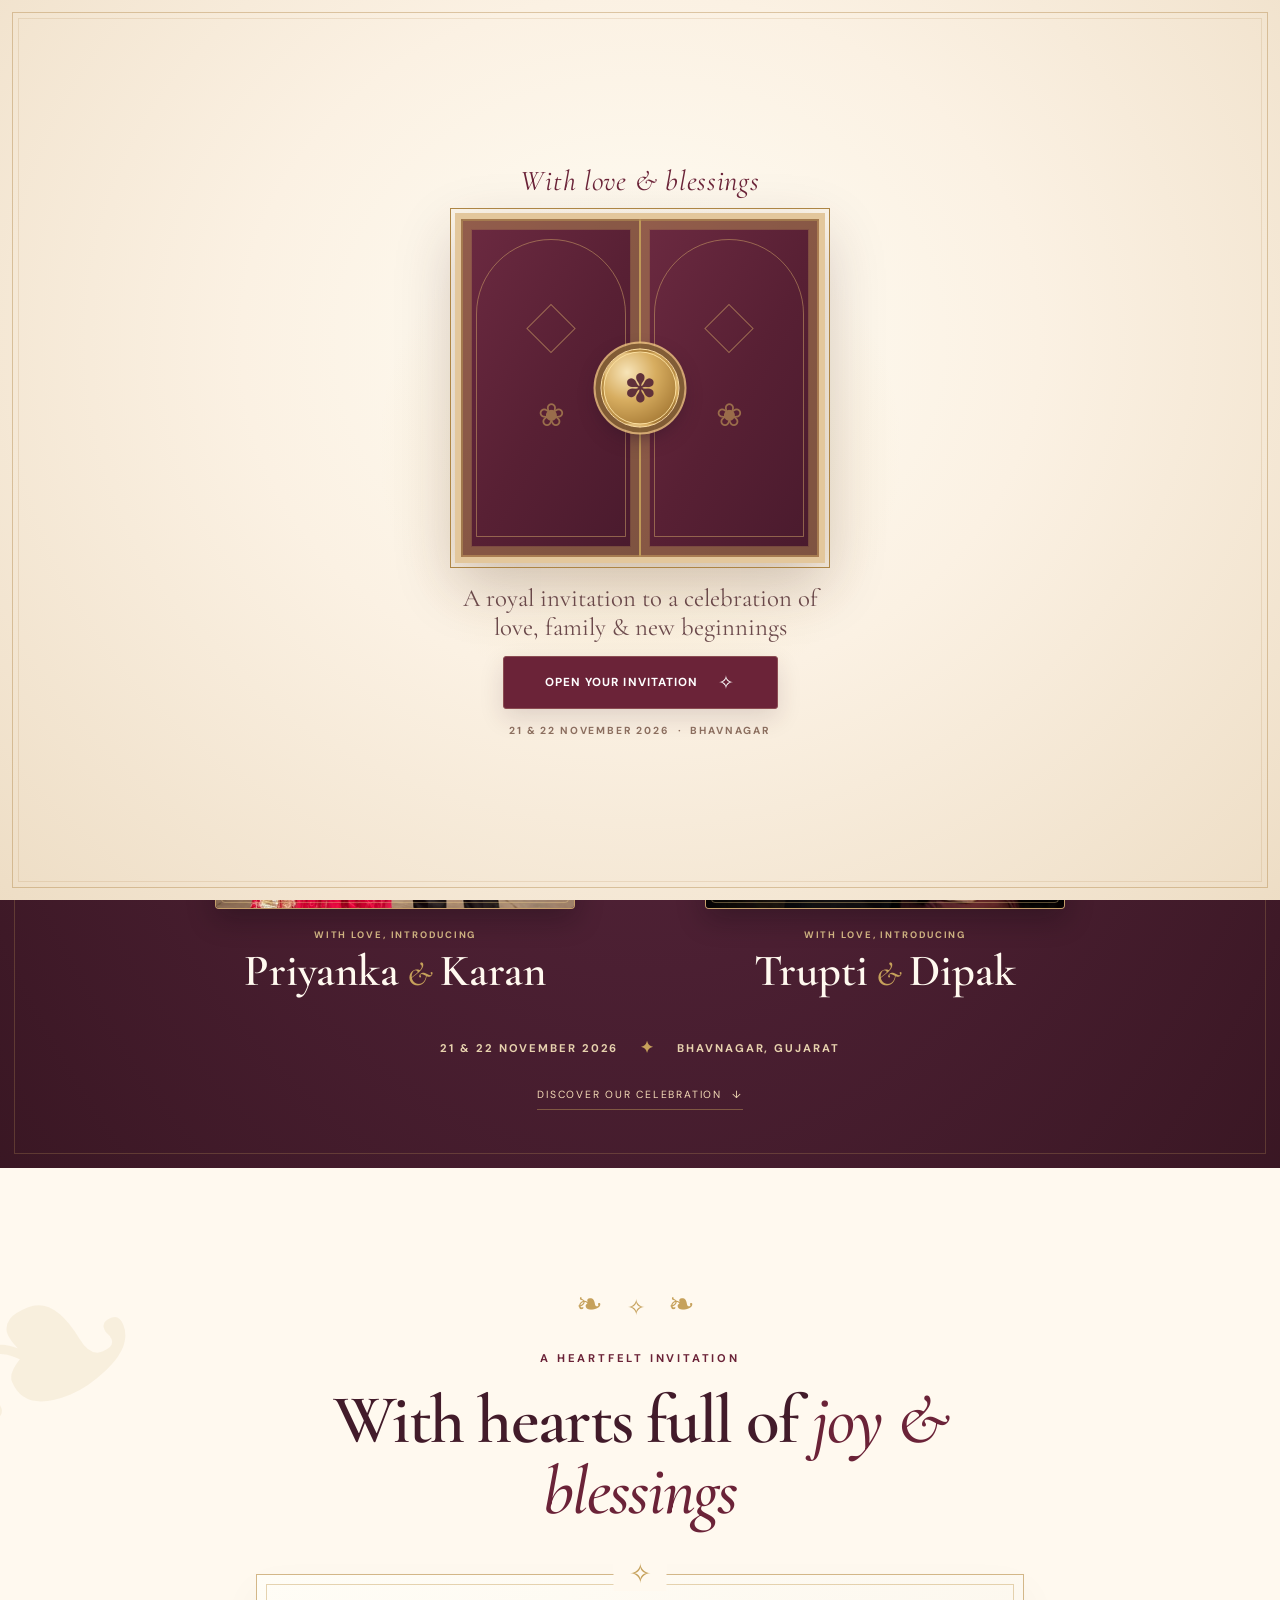
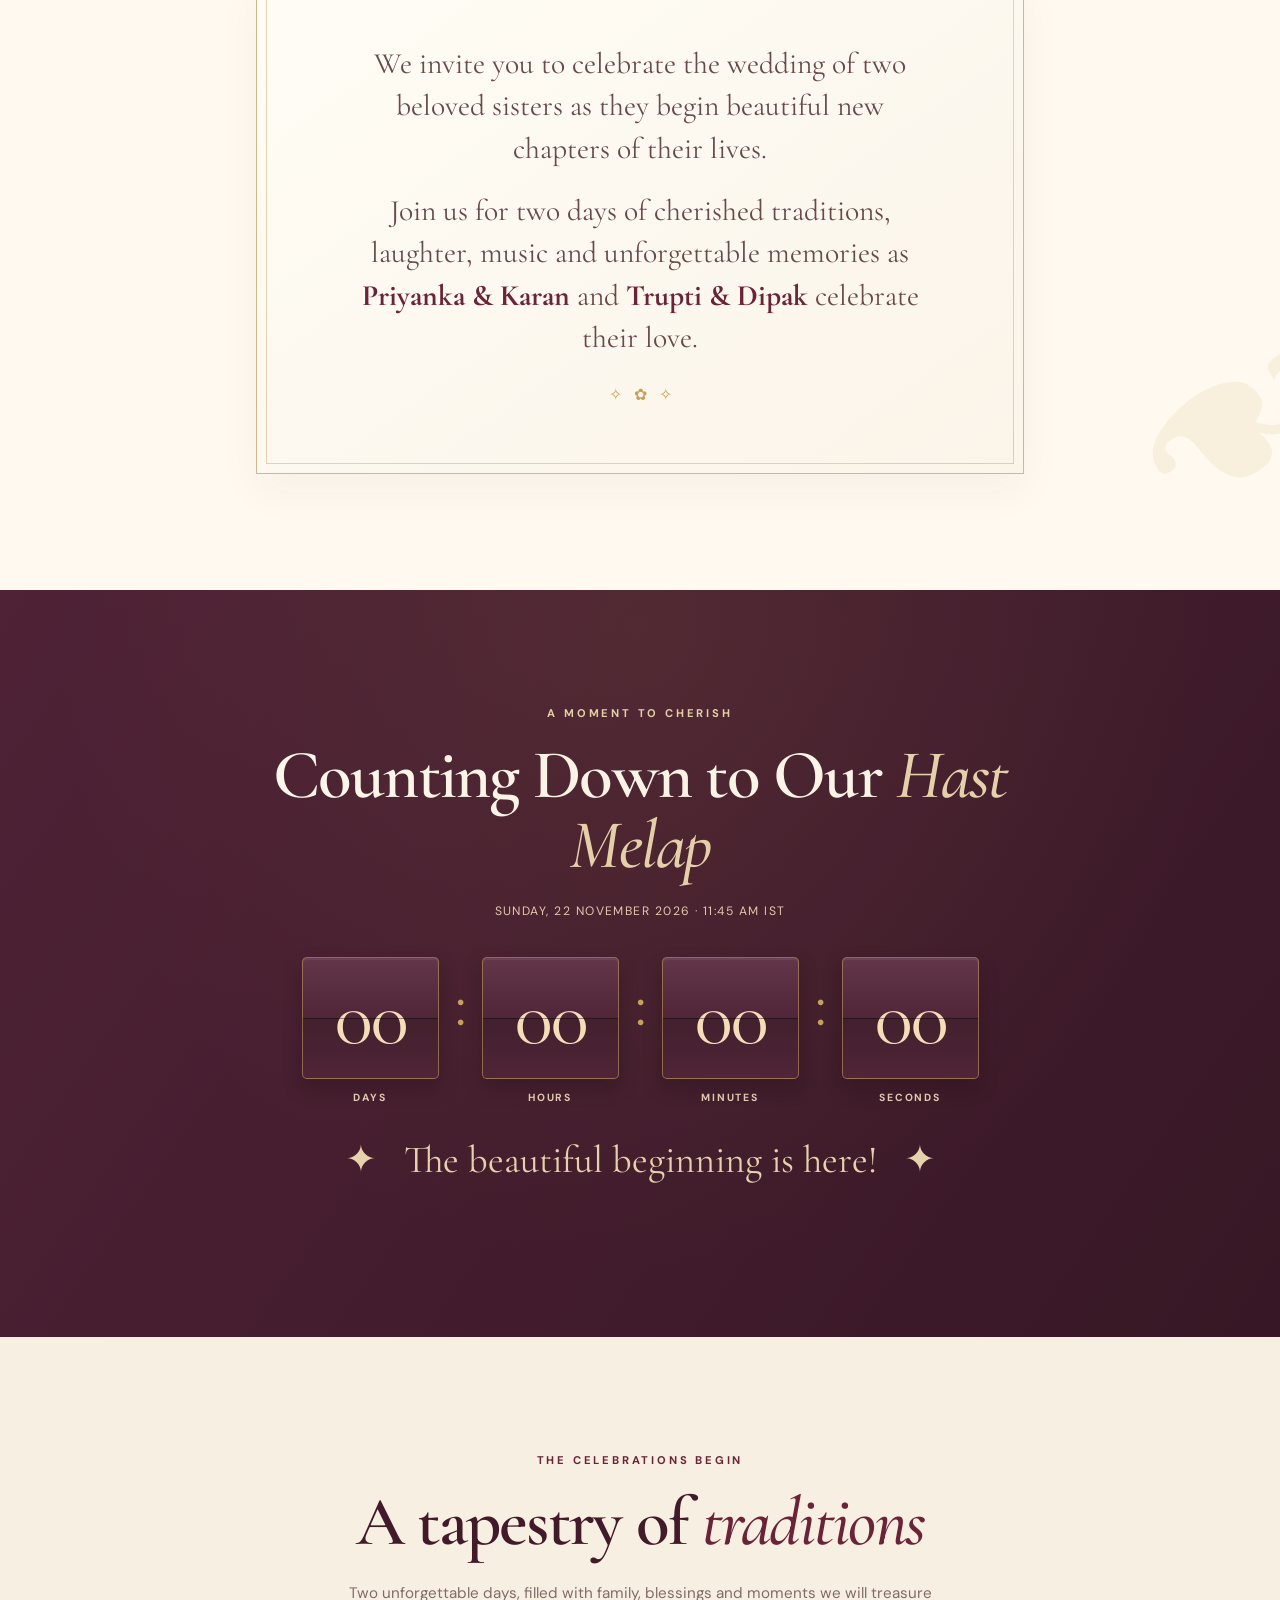
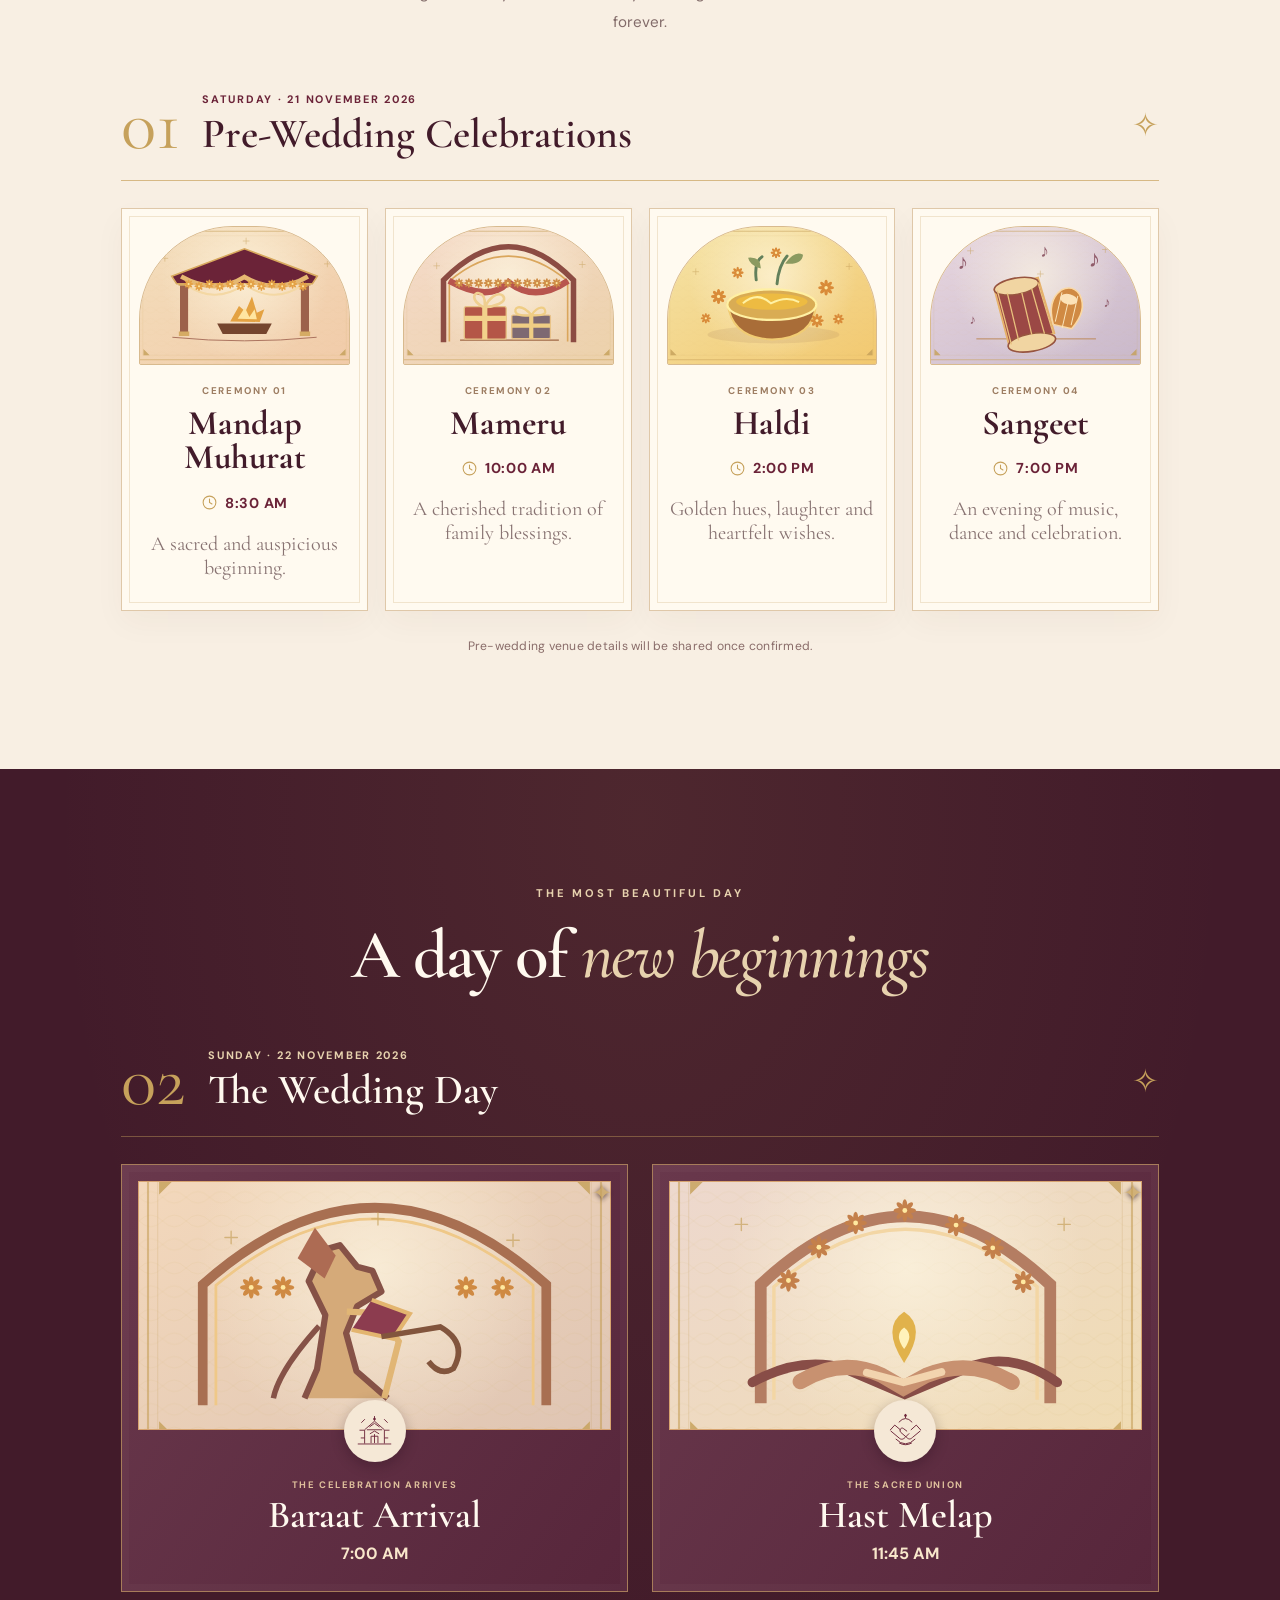
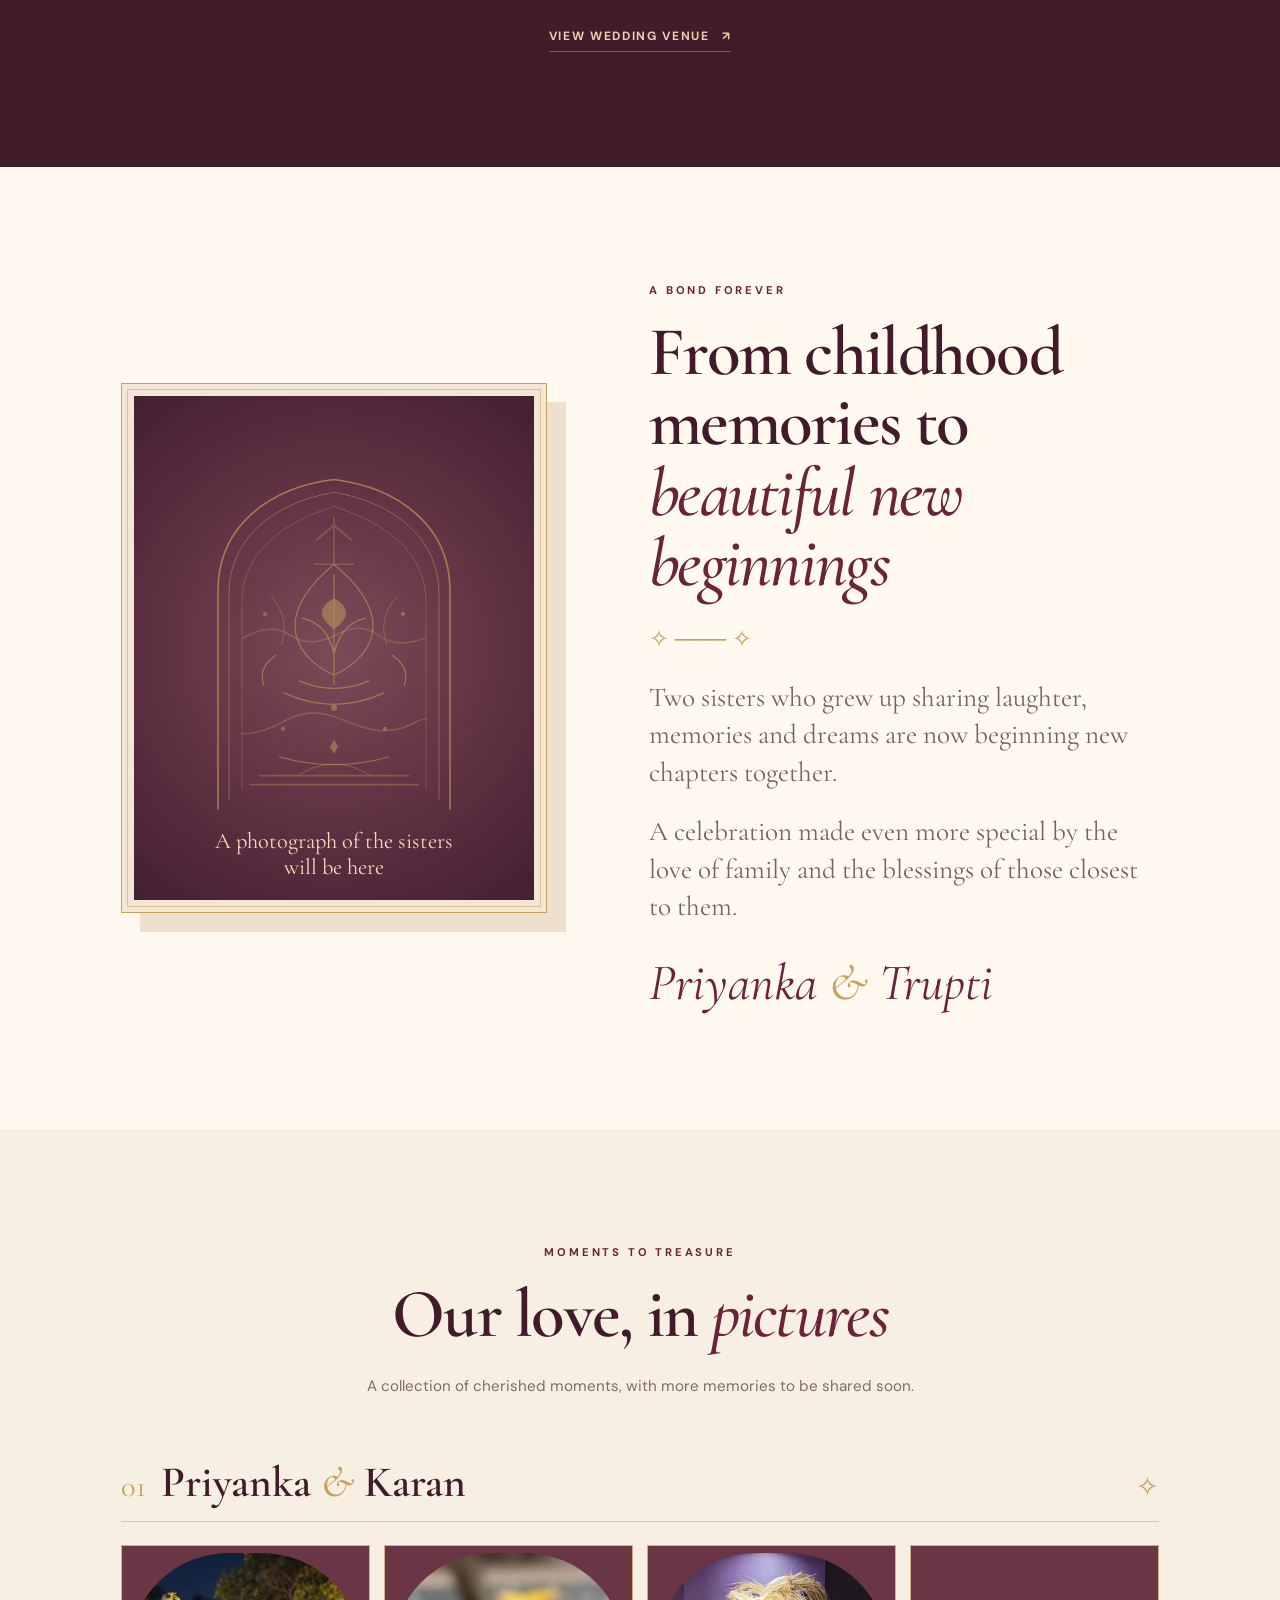
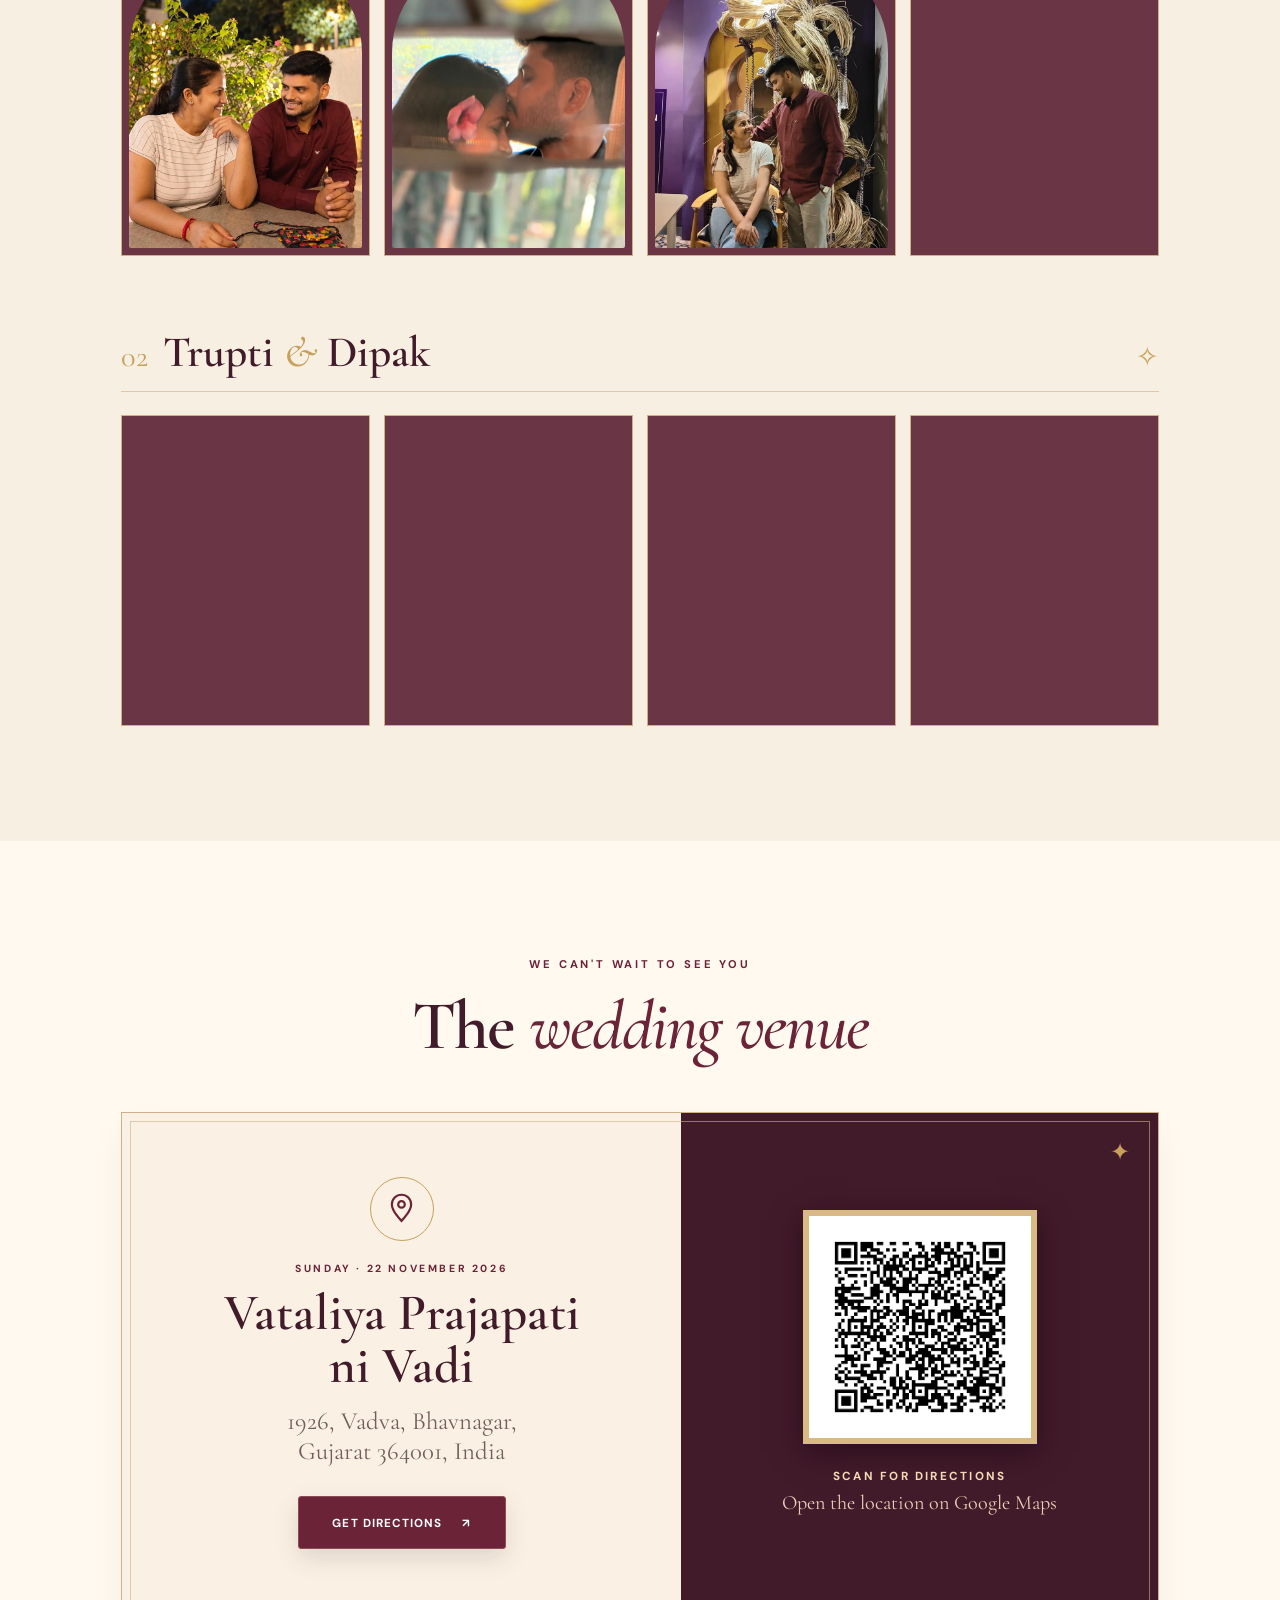
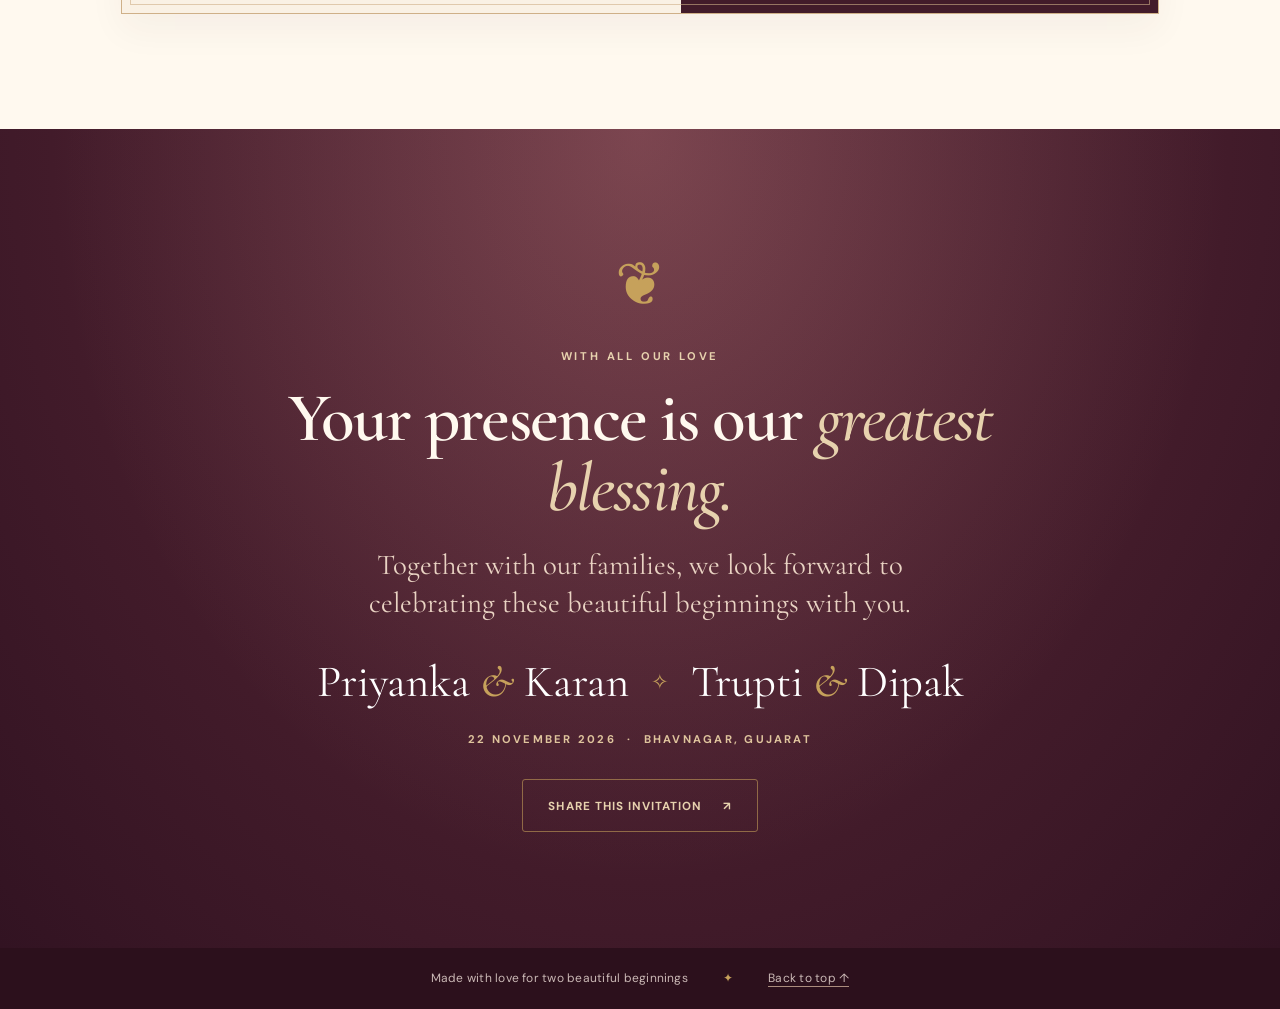
<file: index.html>
<!doctype html>
<html lang="en">
<head>
  <meta charset="utf-8">
  <meta name="viewport" content="width=device-width, initial-scale=1, viewport-fit=cover">
  <meta name="theme-color" content="#421B2A">
  <meta name="description" content="With love and blessings, join us in Bhavnagar on 21–22 November 2026 to celebrate the weddings of Priyanka & Karan and Trupti & Dipak.">
  <meta property="og:type" content="website">
  <meta property="og:title" content="Two Sisters, One Beautiful Celebration | 22 November 2026">
  <meta property="og:description" content="You are warmly invited to celebrate Priyanka & Karan and Trupti & Dipak in Bhavnagar, Gujarat.">
  <meta name="color-scheme" content="light">
  <meta property="og:image" content="https://remotedesktopdipak-droid.github.io/priyanka-trupti/assets/wedding-share.jpg">
  <meta property="og:url" content="https://remotedesktopdipak-droid.github.io/priyanka-trupti/">
<meta property="og:image:width" content="1200">
<meta property="og:image:height" content="630">
<meta property="og:image:type" content="image/jpeg">
<meta name="twitter:card" content="summary_large_image">
  <title>Priyanka & Karan · Trupti & Dipak | Royal Wedding Invitation</title>
  <link rel="icon" type="image/svg+xml" href="assets/favicon.svg">
  <link rel="preconnect" href="https://fonts.googleapis.com">
  <link rel="preconnect" href="https://fonts.gstatic.com" crossorigin>
  <link href="https://fonts.googleapis.com/css2?family=Cormorant+Garamond:wght@500;600;700&family=DM+Sans:wght@400;500;600;700&display=swap" rel="stylesheet">
  <link rel="stylesheet" href="assets/styles.css">
  <script src="assets/script.js" defer></script>
</head>
<body class="opening-active">
  <a class="skip-link" href="#main-content">Skip to invitation</a>

  <!-- A ceremonial, motion-safe card opening. It never contains a photograph. -->
  <div class="opening-screen" id="opening-screen" role="region" aria-label="Royal wedding invitation cover">
    <div class="opening-aura" aria-hidden="true"></div>
    <div class="opening-content">
      <p class="opening-kicker">With love & blessings</p>
      <div class="ceremonial-card" id="ceremonial-card" aria-hidden="true">
        <div class="ceremonial-inner">
          <div class="opening-line-art"><img src="assets/heritage-arch.svg" alt="" width="280" height="355"></div>
          <div class="ceremonial-inner-message"><span>Two Sisters</span><small>One Beautiful Celebration</small></div>
        </div>
        <div class="ceremonial-door ceremonial-door--left"><span class="door-engraving" aria-hidden="true"></span></div>
        <div class="ceremonial-door ceremonial-door--right"><span class="door-engraving" aria-hidden="true"></span></div>
        <div class="ceremonial-seal"><span class="seal-glyph">✽</span></div>
        <div class="ceremonial-sparkles" aria-hidden="true"><i></i><i></i><i></i><i></i><i></i><i></i><i></i></div>
      </div>
      <p class="opening-intro">A royal invitation to a celebration of love, family & new beginnings</p>
      <button type="button" class="button button--maroon open-button" id="open-invitation">
        <span>Open Your Invitation</span><span class="button-arrow" aria-hidden="true">✧</span>
      </button>
      <p class="opening-date">21 & 22 November 2026 <span aria-hidden="true">·</span> Bhavnagar</p>
    </div>
  </div>
  <noscript><style>.opening-screen{display:none!important}body.opening-active{overflow:auto!important}</style></noscript>

  <div class="site-shell" id="site-shell">
    <header class="site-header" id="top">
      <a href="#welcome" class="brand" aria-label="Back to wedding welcome"><span class="brand-ornament">✦</span><span>P & K <span class="brand-divider">✧</span> T & D</span></a>
      <nav class="desktop-nav" aria-label="Main navigation">
        <a href="#celebrations">Celebrations</a><a href="#our-story">Our Story</a><a href="#galleries">Photographs</a><a href="#venue">Venue</a>
      </nav>
      <div class="header-actions">
        <a href="#venue" class="header-venue" aria-label="Go to wedding venue"><svg aria-hidden="true" viewBox="0 0 24 24"><path d="M12 21s7-7 7-12A7 7 0 1 0 5 9c0 5 7 12 7 12Z"/><circle cx="12" cy="9" r="2.4"/></svg><span>Venue</span></a>
        <button type="button" class="header-share" id="header-share" aria-label="Share invitation"><svg aria-hidden="true" viewBox="0 0 24 24"><circle cx="18" cy="5" r="2"/><circle cx="6" cy="12" r="2"/><circle cx="18" cy="19" r="2"/><path d="m8 11 8-5M8 13l8 5"/></svg></button>
      </div>
    </header>

    <main id="main-content">
      <section class="hero-section" id="welcome" aria-labelledby="hero-title">
        <div class="hero-corner hero-corner--tl" aria-hidden="true"></div><div class="hero-corner hero-corner--tr" aria-hidden="true"></div>
        <div class="hero-inner">
          <div class="hero-sun" aria-hidden="true">✺</div>
          <p class="eyebrow eyebrow--gold">A DOUBLE WEDDING CELEBRATION</p>
          <h1 id="hero-title">Two Sisters. <em>Two Love Stories.</em><br><span>One Beautiful Celebration.</span></h1>
          <p class="hero-lead">Together, with our families, we joyfully invite you to witness two beautiful beginnings.</p>
          <div class="hero-couples" aria-label="The two couples">
            <article class="hero-couple reveal" style="--reveal-delay: 0ms">
              <div class="hero-portrait photo-slot" data-photo="priyanka-karan-main">
                <div class="photo-placeholder portrait-placeholder">
                  <img src="assets/heritage-arch.svg" alt="" width="280" height="355">
                  <span class="placeholder-label">Couple portrait</span>
                </div>
                <img class="photo-image" alt="Priyanka and Karan" loading="lazy" hidden>
              </div>
              <p class="couple-caption">WITH LOVE, INTRODUCING</p>
              <h2 class="couple-names"><span>Priyanka</span><span class="amp">&</span><span>Karan</span></h2>
            </article>
            <div class="hero-between" aria-hidden="true"><span>✧</span></div>
            <article class="hero-couple reveal" style="--reveal-delay: 110ms">
              <div class="hero-portrait photo-slot" data-photo="trupti-dipak-main">
                <div class="photo-placeholder portrait-placeholder">
                  <img src="assets/heritage-arch.svg" alt="" width="280" height="355">
                  <span class="placeholder-label">Couple portrait</span>
                </div>
                <img class="photo-image" alt="Trupti and Dipak" loading="lazy" hidden>
              </div>
              <p class="couple-caption">WITH LOVE, INTRODUCING</p>
              <h2 class="couple-names"><span>Trupti</span><span class="amp">&</span><span>Dipak</span></h2>
            </article>
          </div>
          <div class="hero-dateline"><span>21 & 22 NOVEMBER 2026</span><span class="hero-dateline-star" aria-hidden="true">✦</span><span>BHAVNAGAR, GUJARAT</span></div>
          <a class="discover-link" href="#invitation">Discover our celebration <span aria-hidden="true">↓</span></a>
        </div>
      </section>

      <section class="invitation-section section-pad" id="invitation" aria-labelledby="invitation-title">
        <div class="section-wrap narrow">
          <div class="ornament ornament--top reveal" aria-hidden="true"><span>❧</span> ✧ <span>❧</span></div>
          <p class="eyebrow reveal">A HEARTFELT INVITATION</p>
          <h2 class="section-title reveal" id="invitation-title">With hearts full of <em>joy & blessings</em></h2>
          <div class="invitation-frame reveal">
            <p>We invite you to celebrate the wedding of two beloved sisters as they begin beautiful new chapters of their lives.</p>
            <p>Join us for two days of cherished traditions, laughter, music and unforgettable memories as <strong>Priyanka & Karan</strong> and <strong>Trupti & Dipak</strong> celebrate their love.</p>
            <span class="invitation-frame-bottom" aria-hidden="true">✧ &nbsp; ✿ &nbsp; ✧</span>
          </div>
        </div>
      </section>

      <section class="countdown-section section-pad" id="countdown" aria-labelledby="countdown-title">
        <div class="section-wrap">
          <p class="eyebrow eyebrow--gold reveal">A MOMENT TO CHERISH</p>
          <h2 class="section-title section-title--light reveal" id="countdown-title">Counting Down to Our <em>Hast Melap</em></h2>
          <p class="countdown-subtitle reveal">Sunday, 22 November 2026 · 11:45 AM IST</p>
          <div class="countdown" role="timer" aria-label="Time remaining until the Hast Melap ceremony">
            <div class="count-unit"><div class="flip-face" data-count="days"><span class="flip-number">00</span><span class="flip-line" aria-hidden="true"></span></div><span class="count-label">Days</span></div>
            <span class="count-separator" aria-hidden="true">:</span>
            <div class="count-unit"><div class="flip-face" data-count="hours"><span class="flip-number">00</span><span class="flip-line" aria-hidden="true"></span></div><span class="count-label">Hours</span></div>
            <span class="count-separator" aria-hidden="true">:</span>
            <div class="count-unit"><div class="flip-face" data-count="minutes"><span class="flip-number">00</span><span class="flip-line" aria-hidden="true"></span></div><span class="count-label">Minutes</span></div>
            <span class="count-separator" aria-hidden="true">:</span>
            <div class="count-unit"><div class="flip-face" data-count="seconds"><span class="flip-number">00</span><span class="flip-line" aria-hidden="true"></span></div><span class="count-label">Seconds</span></div>
          </div>
          <p class="countdown-celebration" id="countdown-celebration" hidden>✦ &nbsp; The beautiful beginning is here! &nbsp; ✦</p>
        </div>
      </section>

      <section class="events-section section-pad" id="celebrations" aria-labelledby="celebrations-title">
        <div class="section-wrap">
          <p class="eyebrow reveal">THE CELEBRATIONS BEGIN</p>
          <h2 class="section-title reveal" id="celebrations-title">A tapestry of <em>traditions</em></h2>
          <p class="section-intro reveal">Two unforgettable days, filled with family, blessings and moments we will treasure forever.</p>
          <div class="day-heading reveal"><span class="day-index">01</span><div><p>SATURDAY · 21 NOVEMBER 2026</p><h3>Pre-Wedding Celebrations</h3></div><span class="day-heading-decor" aria-hidden="true">✧</span></div>
          <div class="event-grid event-grid--four">
            <article class="event-card reveal" style="--reveal-delay: 0ms"><div class="event-art"><img src="assets/event-mandap-muhurat.svg" alt="" loading="lazy" decoding="async" width="680" height="420"></div><div class="event-icon-wrap"><svg class="event-icon" aria-hidden="true"><use href="assets/ornaments.svg#mandap"></use></svg></div><p class="event-number">CEREMONY 01</p><h4>Mandap Muhurat</h4><p class="event-time"><svg aria-hidden="true" viewBox="0 0 24 24"><circle cx="12" cy="12" r="9"/><path d="M12 7v5l3.5 2"/></svg>8:30 AM</p><p class="event-detail">A sacred and auspicious beginning.</p></article>
            <article class="event-card reveal" style="--reveal-delay: 80ms"><div class="event-art"><img src="assets/event-mameru.svg" alt="" loading="lazy" decoding="async" width="680" height="420"></div><div class="event-icon-wrap"><svg class="event-icon" aria-hidden="true"><use href="assets/ornaments.svg#mameru"></use></svg></div><p class="event-number">CEREMONY 02</p><h4>Mameru</h4><p class="event-time"><svg aria-hidden="true" viewBox="0 0 24 24"><circle cx="12" cy="12" r="9"/><path d="M12 7v5l3.5 2"/></svg>10:00 AM</p><p class="event-detail">A cherished tradition of family blessings.</p></article>
            <article class="event-card reveal" style="--reveal-delay: 160ms"><div class="event-art"><img src="assets/event-haldi.svg" alt="" loading="lazy" decoding="async" width="680" height="420"></div><div class="event-icon-wrap"><svg class="event-icon" aria-hidden="true"><use href="assets/ornaments.svg#haldi"></use></svg></div><p class="event-number">CEREMONY 03</p><h4>Haldi</h4><p class="event-time"><svg aria-hidden="true" viewBox="0 0 24 24"><circle cx="12" cy="12" r="9"/><path d="M12 7v5l3.5 2"/></svg>2:00 PM</p><p class="event-detail">Golden hues, laughter and heartfelt wishes.</p></article>
            <article class="event-card reveal" style="--reveal-delay: 240ms"><div class="event-art"><img src="assets/event-sangeet.svg" alt="" loading="lazy" decoding="async" width="680" height="420"></div><div class="event-icon-wrap"><svg class="event-icon" aria-hidden="true"><use href="assets/ornaments.svg#sangeet"></use></svg></div><p class="event-number">CEREMONY 04</p><h4>Sangeet</h4><p class="event-time"><svg aria-hidden="true" viewBox="0 0 24 24"><circle cx="12" cy="12" r="9"/><path d="M12 7v5l3.5 2"/></svg>7:00 PM</p><p class="event-detail">An evening of music, dance and celebration.</p></article>
          </div>
          <p class="venue-pending reveal">Pre-wedding venue details will be shared once confirmed.</p>
        </div>
      </section>

      <section class="wedding-day-section section-pad" id="wedding-day" aria-labelledby="wedding-title">
        <div class="section-wrap">
          <p class="eyebrow eyebrow--gold reveal">THE MOST BEAUTIFUL DAY</p>
          <h2 class="section-title section-title--light reveal" id="wedding-title">A day of <em>new beginnings</em></h2>
          <div class="day-heading day-heading--light reveal"><span class="day-index">02</span><div><p>SUNDAY · 22 NOVEMBER 2026</p><h3>The Wedding Day</h3></div><span class="day-heading-decor" aria-hidden="true">✧</span></div>
          <div class="wedding-events">
            <article class="wedding-event reveal has-event-art" style="--reveal-delay: 0ms"><div class="wedding-event-art"><img src="assets/event-baraat.svg" alt="" loading="lazy" decoding="async" width="680" height="420"></div><div class="wedding-event-icon"><svg class="event-icon" aria-hidden="true"><use href="assets/ornaments.svg#baraat"></use></svg></div><div class="wedding-event-text"><span>THE CELEBRATION ARRIVES</span><h4>Baraat Arrival</h4><p>7:00 AM</p></div><span class="wedding-event-flourish" aria-hidden="true">✦</span></article>
            <article class="wedding-event reveal has-event-art" style="--reveal-delay: 110ms"><div class="wedding-event-art"><img src="assets/event-hast-melap.svg" alt="" loading="lazy" decoding="async" width="680" height="420"></div><div class="wedding-event-icon"><svg class="event-icon" aria-hidden="true"><use href="assets/ornaments.svg#hast"></use></svg></div><div class="wedding-event-text"><span>THE SACRED UNION</span><h4>Hast Melap</h4><p>11:45 AM</p></div><span class="wedding-event-flourish" aria-hidden="true">✦</span></article>
          </div>
          <a class="text-link text-link--gold" href="#venue">View wedding venue <span aria-hidden="true">↗</span></a>
        </div>
      </section>

      <section class="story-section section-pad" id="our-story" aria-labelledby="story-title">
        <div class="section-wrap story-layout">
          <div class="story-photo photo-slot reveal" data-photo="sisters-together">
            <div class="photo-placeholder story-placeholder"><img src="assets/heritage-arch.svg" alt="" width="280" height="355"><span class="story-photo-label">A photograph of the sisters<br>will be here</span></div>
            <img class="photo-image" alt="Priyanka and Trupti together" loading="lazy" hidden>
          </div>
          <div class="story-copy">
            <p class="eyebrow reveal">A BOND FOREVER</p>
            <h2 class="section-title section-title--left reveal" id="story-title">From childhood memories to <em>beautiful new beginnings</em></h2>
            <div class="story-rule reveal" aria-hidden="true">✧ ─── ✧</div>
            <p class="reveal">Two sisters who grew up sharing laughter, memories and dreams are now beginning new chapters together.</p>
            <p class="reveal">A celebration made even more special by the love of family and the blessings of those closest to them.</p>
            <p class="story-signature reveal">Priyanka <span>&</span> Trupti</p>
          </div>
        </div>
      </section>

      <section class="gallery-section section-pad" id="galleries" aria-labelledby="gallery-title">
        <div class="section-wrap">
          <p class="eyebrow reveal">MOMENTS TO TREASURE</p>
          <h2 class="section-title reveal" id="gallery-title">Our love, in <em>pictures</em></h2>
          <p class="section-intro reveal">A collection of cherished moments, with more memories to be shared soon.</p>
          <div class="gallery-group reveal"><div class="gallery-heading"><span>01</span><h3>Priyanka <em>&</em> Karan</h3><span class="gallery-ornament" aria-hidden="true">✧</span></div>
            <div class="gallery-grid" data-gallery="priyanka-karan">
              <button class="gallery-tile photo-slot" data-photo="priyanka-karan-01" disabled aria-label="Priyanka and Karan photograph 1, coming soon"><span class="photo-placeholder gallery-placeholder"><span class="gallery-pattern" aria-hidden="true">✿</span><span>Photo 01</span></span><img class="photo-image" alt="Priyanka and Karan photograph 1" loading="lazy" hidden></button>
              <button class="gallery-tile photo-slot" data-photo="priyanka-karan-02" disabled aria-label="Priyanka and Karan photograph 2, coming soon"><span class="photo-placeholder gallery-placeholder"><span class="gallery-pattern" aria-hidden="true">❧</span><span>Photo 02</span></span><img class="photo-image" alt="Priyanka and Karan photograph 2" loading="lazy" hidden></button>
              <button class="gallery-tile photo-slot" data-photo="priyanka-karan-03" disabled aria-label="Priyanka and Karan photograph 3, coming soon"><span class="photo-placeholder gallery-placeholder"><span class="gallery-pattern" aria-hidden="true">✦</span><span>Photo 03</span></span><img class="photo-image" alt="Priyanka and Karan photograph 3" loading="lazy" hidden></button>
              <button class="gallery-tile photo-slot" data-photo="priyanka-karan-04" disabled aria-label="Priyanka and Karan photograph 4, coming soon"><span class="photo-placeholder gallery-placeholder"><span class="gallery-pattern" aria-hidden="true">❀</span><span>Photo 04</span></span><img class="photo-image" alt="Priyanka and Karan photograph 4" loading="lazy" hidden></button>
            </div>
          </div>
          <div class="gallery-group reveal"><div class="gallery-heading"><span>02</span><h3>Trupti <em>&</em> Dipak</h3><span class="gallery-ornament" aria-hidden="true">✧</span></div>
            <div class="gallery-grid" data-gallery="trupti-dipak">
              <button class="gallery-tile photo-slot" data-photo="trupti-dipak-01" disabled aria-label="Trupti and Dipak photograph 1, coming soon"><span class="photo-placeholder gallery-placeholder"><span class="gallery-pattern" aria-hidden="true">✿</span><span>Photo 01</span></span><img class="photo-image" alt="Trupti and Dipak photograph 1" loading="lazy" hidden></button>
              <button class="gallery-tile photo-slot" data-photo="trupti-dipak-02" disabled aria-label="Trupti and Dipak photograph 2, coming soon"><span class="photo-placeholder gallery-placeholder"><span class="gallery-pattern" aria-hidden="true">❧</span><span>Photo 02</span></span><img class="photo-image" alt="Trupti and Dipak photograph 2" loading="lazy" hidden></button>
              <button class="gallery-tile photo-slot" data-photo="trupti-dipak-03" disabled aria-label="Trupti and Dipak photograph 3, coming soon"><span class="photo-placeholder gallery-placeholder"><span class="gallery-pattern" aria-hidden="true">✦</span><span>Photo 03</span></span><img class="photo-image" alt="Trupti and Dipak photograph 3" loading="lazy" hidden></button>
              <button class="gallery-tile photo-slot" data-photo="trupti-dipak-04" disabled aria-label="Trupti and Dipak photograph 4, coming soon"><span class="photo-placeholder gallery-placeholder"><span class="gallery-pattern" aria-hidden="true">❀</span><span>Photo 04</span></span><img class="photo-image" alt="Trupti and Dipak photograph 4" loading="lazy" hidden></button>
            </div>
          </div>
        </div>
      </section>

      <section class="venue-section section-pad" id="venue" aria-labelledby="venue-title">
        <div class="section-wrap">
          <p class="eyebrow reveal">WE CAN'T WAIT TO SEE YOU</p>
          <h2 class="section-title reveal" id="venue-title">The <em>wedding venue</em></h2>
          <div class="venue-card reveal">
            <div class="venue-information"><div class="venue-pin"><svg aria-hidden="true" viewBox="0 0 24 24"><path d="M12 21s7-7 7-12A7 7 0 1 0 5 9c0 5 7 12 7 12Z"/><circle cx="12" cy="9" r="2.4"/></svg></div><p class="eyebrow">SUNDAY · 22 NOVEMBER 2026</p><h3>Vataliya Prajapati<br>ni Vadi</h3><address>1926, Vadva, Bhavnagar,<br>Gujarat 364001, India</address><a class="button button--maroon maps-button" href="https://www.google.com/maps/search/?api=1&amp;query=Vataliya+Prajapati+ni+Vadi%2C+1926%2C+Vadva%2C+Bhavnagar%2C+Gujarat+364001%2C+India&amp;query_place_id=ChIJJTxBGABRXzkRCZM6q2i-c1E" target="_blank" rel="noopener noreferrer"><span>Get Directions</span><span aria-hidden="true">↗</span></a></div>
            <div class="venue-qr-area"><span class="qr-corner" aria-hidden="true">✦</span><div class="venue-qr-frame"><img src="assets/wedding-venue-qr.png" width="288" height="288" alt="Scannable QR code for the wedding venue in Google Maps"></div><p>SCAN FOR DIRECTIONS</p><small>Open the location on Google Maps</small></div>
          </div>
        </div>
      </section>

      <section class="blessing-section section-pad" aria-labelledby="blessing-title"><div class="section-wrap narrow"><span class="blessing-ornament reveal" aria-hidden="true">❦</span><p class="eyebrow eyebrow--gold reveal">WITH ALL OUR LOVE</p><h2 class="section-title section-title--light reveal" id="blessing-title">Your presence is our <em>greatest blessing.</em></h2><p class="blessing-message reveal">Together with our families, we look forward to celebrating these beautiful beginnings with you.</p><div class="blessing-names reveal"><span>Priyanka <em>&</em> Karan</span><i aria-hidden="true">✧</i><span>Trupti <em>&</em> Dipak</span></div><p class="blessing-date reveal">22 NOVEMBER 2026 <span aria-hidden="true">·</span> BHAVNAGAR, GUJARAT</p><button class="button button--outline" id="share-invitation" type="button"><span>Share This Invitation</span><span aria-hidden="true">↗</span></button></div></section>
    </main>
    <footer class="footer"><p>Made with love for two beautiful beginnings</p><span aria-hidden="true">✦</span><a href="#top">Back to top ↑</a></footer>
  </div>

  <dialog class="photo-dialog" id="photo-dialog" aria-label="Wedding photo viewer"><div class="dialog-toolbar"><p id="dialog-caption"></p><button class="dialog-close" id="dialog-close" type="button" aria-label="Close photo viewer">×</button></div><div class="dialog-media"><button class="dialog-nav" id="dialog-prev" type="button" aria-label="Previous photograph">‹</button><img id="dialog-photo" alt="Wedding photograph"><button class="dialog-nav" id="dialog-next" type="button" aria-label="Next photograph">›</button></div></dialog>
  <div class="toast" id="toast" role="status" aria-live="polite"></div>
</body>
</html>
</file>
<file: assets/styles.css>
/* Royal Gujarati Heritage — custom, mobile-first wedding invitation */
:root{--maroon:#6B2338;--burgundy:#421B2A;--burgundy-soft:#532338;--gold:#C6A15B;--gold-light:#E7D2AE;--ivory:#FFF9EF;--cream:#F8EFE3;--ink:#482B32;--muted:#826B69;--line:rgba(143,97,70,.23);--serif:'Cormorant Garamond',Georgia,'Times New Roman',serif;--sans:'DM Sans',Arial,sans-serif;--max:1140px;--ease:cubic-bezier(.2,.75,.24,1)}
*,*::before,*::after{box-sizing:border-box}
html{scroll-behavior:smooth;scroll-padding-top:75px}
body{margin:0;background:var(--ivory);color:var(--ink);font-family:var(--sans);-webkit-font-smoothing:antialiased;overflow-x:hidden}
body.opening-active{overflow:hidden}body.opening-active .skip-link{visibility:hidden}
a{color:inherit;text-decoration:none}button{font:inherit}button,a{-webkit-tap-highlight-color:transparent}button:not(:disabled){cursor:pointer}
img,svg{max-width:100%}img{display:block}::selection{background:#d8b47a;color:#3d1327}
:focus-visible{outline:3px solid var(--gold);outline-offset:4px}
.skip-link{position:fixed;top:-100px;left:16px;background:#fff;padding:12px 18px;z-index:300;color:var(--burgundy)}.skip-link:focus{top:12px}
[hidden]{display:none!important}
.section-wrap{max-width:var(--max);padding-inline:clamp(20px,4vw,58px);margin:auto}.section-wrap.narrow{max-width:870px}.section-pad{padding-block:clamp(72px,9vw,130px)}
.eyebrow{font-size:.7rem;letter-spacing:.25em;color:var(--maroon);font-weight:700;line-height:1.6;text-transform:uppercase;margin:0 0 17px;text-align:center}.eyebrow--gold{color:var(--gold-light)}
.section-title{font-family:var(--serif);font-weight:600;font-size:clamp(2.85rem,5.4vw,5rem);line-height:1.02;letter-spacing:-.025em;text-align:center;margin:0 auto 22px;max-width:780px;color:var(--burgundy)}.section-title em{color:var(--maroon);font-weight:500}.section-title--light{color:var(--ivory)}.section-title--light em{color:var(--gold-light)}.section-title--left{text-align:left;margin-left:0}
.section-intro{max-width:590px;margin:0 auto 55px;color:var(--muted);text-align:center;font-size:.95rem;line-height:1.9}
.button{min-height:53px;display:inline-flex;justify-content:center;align-items:center;gap:20px;border-radius:3px;border:1px solid transparent;padding:13px 25px;letter-spacing:.09em;text-transform:uppercase;font-size:.73rem;font-weight:700;transition:transform .24s var(--ease),box-shadow .24s var(--ease),background .24s var(--ease)}.button:hover{transform:translateY(-2px)}.button:active{transform:translateY(1px) scale(.985)}.button--maroon{background:var(--maroon);color:#fff;border-color:#8b4c52;box-shadow:0 9px 25px rgba(67,25,42,.14)}.button--maroon:hover{background:#7d2942}.button--outline{color:var(--gold-light);border-color:rgba(198,161,91,.58);background:transparent}.button--outline:hover{background:rgba(198,161,91,.12)}
/* Opening cover and ceremonial doors */
.opening-screen{position:fixed;inset:0;z-index:100;display:grid;place-items:center;background:radial-gradient(ellipse at 50% 38%,#fffdf4 0%,#fbf1e3 44%,#ead8bd 115%);isolation:isolate;overflow:auto;overscroll-behavior:contain;padding:12px 14px;transition:opacity .5s ease,visibility .5s ease}
.opening-screen::before,.opening-screen::after{content:"";position:absolute;inset:12px;border:1px solid rgba(172,127,64,.4);pointer-events:none}.opening-screen::after{inset:18px;border-color:rgba(172,127,64,.17)}
.opening-aura{position:absolute;width:600px;height:600px;max-width:140vmin;max-height:140vmin;top:50%;left:50%;transform:translate(-50%,-50%);background:radial-gradient(circle,rgba(229,188,103,.22),transparent 62%);pointer-events:none;transition:opacity .8s,transform 1.2s}.opening-screen.is-opening .opening-aura{transform:translate(-50%,-50%) scale(1.33);opacity:.85}
.opening-content{position:relative;z-index:1;width:100%;max-width:600px;display:flex;flex-direction:column;align-items:center;justify-content:center;gap:clamp(8px,1.7dvh,17px);min-height:min(95dvh,800px);text-align:center}
.opening-kicker{margin:0;color:var(--maroon);font-family:var(--serif);font-style:italic;font-size:clamp(1.4rem,3.2vw,1.8rem);letter-spacing:.025em}
.ceremonial-card{width:min(72vw,370px);height:clamp(190px,43dvh,350px);min-width:205px;position:relative;perspective:1100px;background:#492137;border:6px solid #e3c79c;outline:1px solid #ad8544;outline-offset:4px;box-shadow:0 22px 56px rgba(69,35,31,.23),inset 0 0 65px rgba(0,0,0,.2);flex:none;isolation:isolate}
.ceremonial-inner{position:absolute;inset:0;display:grid;place-items:center;background:radial-gradient(circle at center,#a07957 0%,#6e3948 52%,#4c2336 100%);overflow:hidden}
.opening-line-art{position:absolute;inset:13px 20px;opacity:.22}.opening-line-art img{width:100%;height:100%;object-fit:contain}
.ceremonial-inner-message{display:flex;flex-direction:column;align-items:center;justify-content:center;gap:7px;color:var(--ivory);font-family:var(--serif);font-size:clamp(1.9rem,5vw,2.8rem);line-height:1.05}.ceremonial-inner-message small{font-family:var(--sans);font-size:.57rem;letter-spacing:.12em;text-transform:uppercase;color:#eed2a1}
.ceremonial-door{position:absolute;top:0;bottom:0;width:50%;background:linear-gradient(120deg,#6c2a41,#582034 52%,#491a2d);backface-visibility:hidden;border:2px solid rgba(198,161,91,.7);transition:transform 1.05s cubic-bezier(.25,.63,.3,1);box-shadow:inset 0 0 0 8px rgba(198,161,91,.12),inset 0 0 0 9px rgba(198,161,91,.34);z-index:2}.ceremonial-door--left{left:0;transform-origin:0 50%;border-right:1px solid #bf9958}.ceremonial-door--right{right:0;transform-origin:100% 50%;border-left:1px solid #bf9958}.door-engraving{position:absolute;inset:18px 13px;border:1px solid rgba(218,176,109,.48);border-radius:90px 90px 0 0}.door-engraving::before{content:"";position:absolute;left:50%;top:24%;width:35px;height:35px;border:1px solid rgba(218,176,109,.5);transform:translateX(-50%) rotate(45deg)}.door-engraving::after{content:"❀";position:absolute;top:52%;left:50%;transform:translateX(-50%);color:#c6a15b;font-size:32px;opacity:.6}
.ceremonial-seal{position:absolute;z-index:3;left:50%;top:50%;transform:translate(-50%,-50%);width:79px;height:79px;border-radius:50%;display:grid;place-items:center;color:#60313a;background:radial-gradient(circle at 32% 28%,#f7e4b8 0%,#d7ad60 40%,#ad813b 78%,#6e4b27 100%);border:4px double #fbdf9f;box-shadow:0 0 0 5px rgba(111,75,39,.8),0 0 0 7px rgba(239,197,129,.8),0 8px 20px #2e1425aa;transition:opacity .6s,transform .65s,box-shadow .6s}.seal-glyph{font-size:39px;line-height:1}
.ceremonial-sparkles{position:absolute;inset:0;pointer-events:none;z-index:4}.ceremonial-sparkles i{position:absolute;left:50%;top:50%;width:4px;height:4px;background:#ffe9ae;border-radius:50%;opacity:0;box-shadow:0 0 9px 4px rgba(255,221,145,.6)}.ceremonial-sparkles i:nth-child(1){--x:-120px;--y:-90px}.ceremonial-sparkles i:nth-child(2){--x:130px;--y:-65px}.ceremonial-sparkles i:nth-child(3){--x:-70px;--y:100px}.ceremonial-sparkles i:nth-child(4){--x:94px;--y:105px}.ceremonial-sparkles i:nth-child(5){--x:20px;--y:-132px}.ceremonial-sparkles i:nth-child(6){--x:-142px;--y:35px}.ceremonial-sparkles i:nth-child(7){--x:142px;--y:20px}
.opening-intro{font-family:var(--serif);font-size:clamp(1.2rem,2.8vw,1.55rem);line-height:1.13;margin:6px 0 0;max-width:370px;color:#6d4b4d}.open-button{min-width:min(100%,275px);z-index:5}.button-arrow{font-size:1.2rem;font-weight:400}.opening-date{font-size:.64rem;font-weight:700;color:#8d7060;letter-spacing:.18em;text-transform:uppercase;margin:0}.opening-date span{padding:0 4px}
.opening-screen.is-opening .ceremonial-seal{box-shadow:0 0 0 6px #f8d587,0 0 55px 19px #f9cf76;transform:translate(-50%,-50%) scale(1.13);animation:seal-away .7s .13s both}.opening-screen.is-opening .ceremonial-door--left{transform:rotateY(-110deg);transition-delay:.24s}.opening-screen.is-opening .ceremonial-door--right{transform:rotateY(110deg);transition-delay:.24s}.opening-screen.is-opening .ceremonial-sparkles i{animation:spark-burst .85s .2s forwards}.opening-screen.is-opening .open-button{pointer-events:none;transform:scale(.97);opacity:.65}.opening-screen.is-dismissing{opacity:0;visibility:hidden;pointer-events:none}
@keyframes seal-away{0%{opacity:1}50%{opacity:1}100%{opacity:0;transform:translate(-50%,-50%) scale(1.38)}}@keyframes spark-burst{10%{opacity:0}35%{opacity:.9}100%{opacity:0;transform:translate(var(--x),var(--y)) scale(.3)}}
/* Header */
.site-header{height:70px;background:rgba(255,249,239,.98);border-bottom:1px solid var(--line);padding:0 clamp(18px,4vw,56px);display:flex;align-items:center;justify-content:space-between;gap:20px;position:relative;z-index:20}
.brand{display:flex;align-items:center;gap:13px;white-space:nowrap;font-family:var(--serif);font-weight:700;letter-spacing:.02em;color:var(--maroon);font-size:clamp(1.08rem,2vw,1.37rem)}.brand-ornament{color:var(--gold);font-size:1.3rem}.brand-divider{color:var(--gold);margin:0 7px;font-size:.85em}.desktop-nav{display:flex;align-items:center;gap:clamp(20px,3vw,40px);margin-left:auto}.desktop-nav a{font-size:.71rem;text-transform:uppercase;letter-spacing:.12em;font-weight:700;color:#73575a;transition:color .2s}.desktop-nav a:hover{color:var(--maroon)}.header-actions{display:flex;align-items:center;gap:8px}.header-venue,.header-share{display:flex;align-items:center;justify-content:center;gap:7px;border:1px solid #ddc7a3;border-radius:3px;min-height:40px;padding:9px 12px;color:var(--maroon);font-size:.72rem;text-transform:uppercase;letter-spacing:.1em;font-weight:700;background:transparent}.header-share{width:42px;padding:8px}.header-venue svg,.header-share svg{width:17px;height:17px;fill:none;stroke:currentColor;stroke-width:1.6;stroke-linecap:round;stroke-linejoin:round}
/* Hero */
.hero-section{position:relative;overflow:hidden;color:var(--ivory);background:radial-gradient(ellipse at 50% 3%,#7e394b 0%,#512237 43%,#381622 104%);padding:clamp(48px,6vw,88px) 20px 58px;isolation:isolate}.hero-section::before{content:"";position:absolute;inset:14px;border:1px solid rgba(198,161,91,.25);pointer-events:none}.hero-section::after{content:"";position:absolute;inset:0;background-image:radial-gradient(circle,rgba(231,210,174,.13) .65px,transparent 1px);background-size:27px 27px;mask-image:linear-gradient(to bottom,#000,transparent 65%);pointer-events:none;z-index:-1}
.hero-corner{position:absolute;width:120px;height:120px;border-color:rgba(198,161,91,.45);border-style:solid;pointer-events:none}.hero-corner--tl{top:24px;left:24px;border-width:1px 0 0 1px}.hero-corner--tr{top:24px;right:24px;border-width:1px 1px 0 0}
.hero-inner{max-width:1080px;margin:auto;text-align:center;position:relative}.hero-sun{color:var(--gold);font-size:2rem;margin:0 0 15px}.hero-section h1{font-family:var(--serif);font-weight:600;letter-spacing:-.022em;line-height:1.01;font-size:clamp(2.8rem,6.5vw,6rem);margin:0 auto 23px;max-width:1020px}.hero-section h1 em{color:#f0d0a0;font-weight:500}.hero-section h1 span{color:var(--gold-light);font-weight:500}.hero-lead{margin:0 auto 35px;max-width:520px;font-family:var(--serif);font-size:clamp(1.16rem,2.3vw,1.55rem);line-height:1.4;color:#e5cfc7}
.hero-couples{display:grid;grid-template-columns:minmax(0,1fr) auto minmax(0,1fr);gap:clamp(14px,3vw,42px);margin:auto;max-width:850px;align-items:center}.hero-couple{min-width:0;max-width:365px;width:100%;margin:auto}.hero-portrait{position:relative;aspect-ratio:5 / 5.2;border-radius:155px 155px 4px 4px;border:1px solid rgba(226,188,119,.8);padding:8px;background:rgba(242,220,178,.06);box-shadow:0 10px 28px rgba(13,6,12,.3);overflow:hidden}.hero-portrait::before{content:"";position:absolute;inset:5px;border:1px solid rgba(243,213,144,.35);border-radius:inherit;z-index:2;pointer-events:none}.portrait-placeholder{border-radius:145px 145px 2px 2px;background:radial-gradient(circle at 50% 38%,#794557 0%,#57243a 64%,#431b2c 100%);height:100%;display:flex;align-items:center;justify-content:center;flex-direction:column;position:relative;overflow:hidden}.portrait-placeholder img{width:73%;max-height:80%;object-fit:contain;opacity:.8;mix-blend-mode:screen}.placeholder-label{position:absolute;bottom:16px;text-transform:uppercase;font-size:.58rem;letter-spacing:.2em;font-weight:600;color:#e8cfa8}.photo-image{position:absolute;inset:0;width:100%;height:100%;object-fit:cover;object-position:center}.photo-slot.has-photo>.photo-image{display:block}.photo-slot.has-photo>.photo-placeholder{display:none}
.couple-caption{color:#d6b986;font-size:.59rem;font-weight:700;letter-spacing:.2em;margin:20px 0 6px}.couple-names{display:flex;flex-direction:row;gap:8px;justify-content:center;align-items:baseline;white-space:nowrap;font-family:var(--serif);font-weight:600;font-size:clamp(1.65rem,3.6vw,2.8rem);line-height:1.08;margin:0;color:var(--ivory)}.couple-names .amp{font-weight:500;font-style:italic;color:var(--gold);font-size:.75em}.hero-between{font-family:var(--serif);font-size:3rem;color:var(--gold-light);align-self:center;margin-top:-45px}.hero-between span{display:inline-flex;border:1px solid rgba(198,161,91,.55);width:53px;height:53px;border-radius:50%;align-items:center;justify-content:center}
.hero-dateline{display:flex;align-items:center;justify-content:center;gap:22px;letter-spacing:.17em;font-weight:700;color:var(--gold-light);font-size:.7rem;margin:42px 0 24px}.hero-dateline-star{color:var(--gold);font-size:1rem}.discover-link{display:inline-flex;gap:10px;align-items:center;text-transform:uppercase;font-size:.65rem;letter-spacing:.17em;color:#f4dbb7;border-bottom:1px solid rgba(198,161,91,.45);padding-bottom:8px}
/* Letter */
.invitation-section{background:var(--ivory);position:relative;overflow:hidden;text-align:center}.invitation-section::before,.invitation-section::after{position:absolute;color:rgba(198,161,91,.12);font-family:var(--serif);font-size:17rem;pointer-events:none}.invitation-section::before{content:"❧";left:-75px;top:30px;transform:rotate(-22deg)}.invitation-section::after{content:"❧";right:-70px;bottom:5px;transform:rotate(152deg)}.ornament--top{color:var(--gold);font-size:1.4rem;letter-spacing:.4em;margin-bottom:25px}.ornament--top span{font-size:2rem}.invitation-frame{margin:48px auto 0;padding:clamp(35px,6vw,68px) clamp(25px,6vw,85px);border:1px solid #d3b788;background:linear-gradient(145deg,#fffdf6,#fbf4e9);position:relative;box-shadow:0 18px 40px rgba(72,43,50,.045)}.invitation-frame::before{content:"";position:absolute;inset:9px;border:1px solid rgba(198,161,91,.45);pointer-events:none}.invitation-frame::after{content:"✧";position:absolute;top:-19px;left:50%;transform:translateX(-50%);background:var(--ivory);font-size:1.7rem;color:var(--gold);padding:0 15px}.invitation-frame p{font-family:var(--serif);font-size:clamp(1.36rem,2.6vw,1.85rem);line-height:1.43;margin:0 auto 20px;max-width:590px;color:#684a4b}.invitation-frame p:last-of-type{margin-bottom:10px}.invitation-frame strong{color:var(--maroon);font-weight:700}.invitation-frame-bottom{display:block;color:var(--gold);margin-top:25px}
/* Countdown */
.countdown-section{background:linear-gradient(125deg,#4f2236,#371725);color:var(--ivory);text-align:center;position:relative;overflow:hidden}.countdown-section::before,.wedding-day-section::before,.blessing-section::before{content:"";position:absolute;inset:0;background:radial-gradient(ellipse at 50% 5%,rgba(198,161,91,.09),transparent 65%);pointer-events:none}.countdown-subtitle{font-size:.76rem;letter-spacing:.12em;color:#e5c9b3;text-transform:uppercase;margin:9px 0 38px}.countdown{display:flex;align-items:flex-start;justify-content:center;gap:clamp(6px,2vw,17px)}.count-unit{width:clamp(62px,14vw,137px);display:flex;flex-direction:column;gap:12px;align-items:center}.flip-face{position:relative;width:100%;aspect-ratio:1.12;display:grid;place-items:center;border:1px solid rgba(198,161,91,.56);background:linear-gradient(180deg,#63364a 0%,#512638 49.5%,#42202e 50%,#502537 100%);border-radius:5px;box-shadow:inset 0 2px 0 rgba(255,255,255,.065),0 9px 20px rgba(20,7,14,.24);overflow:hidden;perspective:600px}.flip-number{font-family:var(--serif);font-size:clamp(2.1rem,6.8vw,5rem);line-height:1;letter-spacing:-.04em;color:#f5deb7;font-variant-numeric:tabular-nums;position:relative;z-index:1}.flip-line{height:1px;position:absolute;left:0;right:0;top:50%;background:rgba(17,5,11,.43);z-index:2}.flip-face.is-flipping::after{content:"";position:absolute;z-index:3;left:0;right:0;top:0;height:50%;background:linear-gradient(180deg,rgba(255,243,208,.09),rgba(8,3,5,.23));transform-origin:bottom;animation:page-flip .34s ease-in-out forwards;backface-visibility:hidden}.count-label{letter-spacing:.18em;text-transform:uppercase;font-weight:700;font-size:.65rem;color:#ead2bb}.count-separator{color:var(--gold);font-size:clamp(1.4rem,4.1vw,3.2rem);padding-top:clamp(13px,2vw,34px);line-height:1}.countdown-celebration{font-family:var(--serif);font-size:clamp(1.5rem,4vw,2.4rem);color:var(--gold-light);margin-top:32px}@keyframes page-flip{0%{transform:rotateX(0deg);opacity:.9}75%{transform:rotateX(-87deg);opacity:.6}100%{transform:rotateX(-90deg);opacity:0}}
/* Day 1 */
.events-section{background:var(--cream)}.day-heading{display:flex;align-items:center;gap:22px;padding:0 0 22px;border-bottom:1px solid #d7b985;margin-bottom:27px}.day-index{font-family:var(--serif);font-size:4.6rem;color:var(--gold);line-height:.9}.day-heading div{flex:1;min-width:0}.day-heading div p{font-weight:700;letter-spacing:.16em;font-size:.68rem;color:var(--maroon);margin:0 0 6px}.day-heading h3{font-size:clamp(1.75rem,3.5vw,2.6rem);font-family:var(--serif);font-weight:600;line-height:1.1;margin:0;color:var(--burgundy)}.day-heading-decor{color:var(--gold);font-size:2rem}.event-grid{display:grid;grid-template-columns:repeat(4,minmax(0,1fr));gap:17px}.event-card{min-width:0;position:relative;text-align:center;padding:34px 17px 30px;background:#fffaf0;border:1px solid #dfc8a9;box-shadow:0 12px 30px rgba(65,39,32,.04);transition:transform .24s var(--ease),box-shadow .24s var(--ease)}.event-card:hover{transform:translateY(-4px);box-shadow:0 18px 30px #482b3214}.event-card::before{content:"";position:absolute;inset:7px;border:1px solid rgba(198,161,91,.24);pointer-events:none}.event-icon-wrap{width:85px;height:85px;display:grid;place-items:center;margin:0 auto 25px;background:#f4e8d8;border:1px solid #dfc39f;border-radius:50%;color:var(--maroon)}.event-icon{width:59px;height:59px;display:block;fill:none}.event-number{font-size:.61rem;letter-spacing:.17em;color:#9d7d62;font-weight:700;margin:0 0 9px}.event-card h4{font-family:var(--serif);font-weight:700;color:var(--burgundy);font-size:clamp(1.75rem,2.7vw,2.45rem);margin:0 0 19px;line-height:1}.event-time{display:flex;align-items:center;gap:7px;justify-content:center;margin:0;color:var(--maroon);font-weight:700;letter-spacing:.05em;font-size:.9rem}.event-time svg{width:17px;height:17px;stroke:var(--gold);fill:none;stroke-width:1.5;stroke-linecap:round}.event-detail{font-family:var(--serif);font-size:1.26rem;line-height:1.2;color:#887372;margin:20px 0 0;min-height:2.4em}.venue-pending{text-align:center;margin:27px auto 0;color:#896c69;font-size:.76rem;letter-spacing:.02em}
/* Wedding day */
.wedding-day-section{background:var(--burgundy);color:var(--ivory);position:relative}.wedding-day-section .section-wrap{position:relative}.day-heading--light{margin-top:58px;border-color:rgba(198,161,91,.43)}.day-heading--light div p{color:var(--gold-light)}.day-heading--light h3{color:var(--ivory)}.wedding-events{display:grid;grid-template-columns:repeat(2,minmax(0,1fr));gap:24px}.wedding-event{display:flex;align-items:center;gap:20px;min-width:0;padding:27px;background:linear-gradient(125deg,#69384c,#57263b);border:1px solid #a77c5a;box-shadow:inset 0 0 0 7px #ffffff06;position:relative}.wedding-event-icon{width:90px;height:90px;display:grid;place-items:center;flex-shrink:0;border-radius:50%;background:#f5e8d6;color:var(--maroon)}.wedding-event-text{min-width:0}.wedding-event-text>span{display:block;color:#dfc09c;font-size:.59rem;letter-spacing:.17em;font-weight:700}.wedding-event h4{margin:5px 0 10px;font-family:var(--serif);font-size:clamp(2rem,3vw,2.8rem);font-weight:600;line-height:1}.wedding-event p{font-size:1.02rem;color:#f8e7cb;margin:0;font-weight:700}.wedding-event-flourish{color:var(--gold);font-size:1.5rem;position:absolute;right:15px;top:12px;opacity:.7}.text-link{display:flex;justify-content:center;align-items:center;gap:12px;width:fit-content;margin:36px auto 0;padding-bottom:7px;border-bottom:1px solid #c6a15b7d;font-size:.75rem;letter-spacing:.14em;text-transform:uppercase;font-weight:700}.text-link--gold{color:var(--gold-light)}
/* Sisters story */
.story-section{background:var(--ivory)}.story-layout{display:grid;grid-template-columns:minmax(0,.91fr) minmax(0,1.09fr);gap:clamp(50px,8vw,125px);align-items:center}.story-photo{height:clamp(440px,46vw,530px);padding:12px;background:#f3e6d6;border:1px solid var(--gold);box-shadow:19px 19px 0 #eee0cc;position:relative;min-width:0}.story-photo::before{content:"";position:absolute;inset:5px;border:1px solid #c6a15b88;pointer-events:none;z-index:2}.story-placeholder{position:relative;display:grid;place-items:center;height:100%;width:100%;background:radial-gradient(circle at center,#7b4c56 0%,#592c3e 65%,#432031 100%);overflow:hidden}.story-placeholder img{width:80%;max-height:89%;object-fit:contain;opacity:.75}.story-photo-label{position:absolute;bottom:20px;text-align:center;font-family:var(--serif);line-height:1.15;font-size:1.4rem;color:#f6dcba}.story-copy .eyebrow{text-align:left}.story-copy .section-title{max-width:630px;margin:0 0 24px}.story-copy p:not(.eyebrow):not(.story-signature){color:#776062;font-family:var(--serif);line-height:1.38;font-size:clamp(1.36rem,2.3vw,1.7rem);margin:0 0 22px}.story-rule{color:var(--gold);font-size:1.5rem;margin:0 0 25px}.story-signature{font-size:clamp(2.4rem,4vw,3.4rem);font-family:var(--serif);color:var(--maroon);margin:26px 0 0;font-style:italic}.story-signature span{color:var(--gold)}
/* Galleries */
.gallery-section{background:var(--cream)}.gallery-group+.gallery-group{margin-top:70px}.gallery-heading{display:flex;gap:15px;align-items:baseline;margin-bottom:23px;border-bottom:1px solid #dec7ac;padding-bottom:13px}.gallery-heading>span:first-child{font-family:var(--serif);font-size:1.9rem;color:var(--gold)}.gallery-heading h3{font-family:var(--serif);font-size:clamp(2.1rem,3.4vw,3rem);font-weight:600;color:var(--burgundy);margin:0}.gallery-heading h3 em{font-weight:500;color:var(--gold)}.gallery-ornament{margin-left:auto;color:var(--gold);font-size:1.7rem}.gallery-grid{display:grid;grid-template-columns:repeat(4,minmax(0,1fr));gap:14px}.gallery-tile{display:block;position:relative;width:100%;aspect-ratio:4 / 5;background:#6a3545;border:1px solid #ceb086;outline-offset:4px;padding:7px;overflow:hidden;transition:transform .2s,box-shadow .2s}.gallery-tile:not(:disabled):hover{transform:translateY(-4px);box-shadow:0 12px 26px #4b1c2b29}.gallery-tile:not(:disabled):focus-visible{outline:3px solid var(--gold)}.gallery-tile:disabled{cursor:default;opacity:1}.gallery-placeholder{height:100%;width:100%;display:flex;flex-direction:column;align-items:center;justify-content:center;gap:12px;color:#f1d5ab;border:1px solid rgba(198,161,91,.46);background:radial-gradient(circle,#814a59,#582b3d 70%,#482036);border-radius:100px 100px 2px 2px}.gallery-pattern{font-size:clamp(3rem,8vw,6rem);font-family:var(--serif);line-height:1;color:#d9bb86;opacity:.82}.gallery-placeholder>span:last-child{font-size:.68rem;text-transform:uppercase;letter-spacing:.14em;font-weight:700}.gallery-tile.has-photo .photo-image{inset:7px;width:calc(100% - 14px);height:calc(100% - 14px);border-radius:100px 100px 2px 2px}
/* Venue */
.venue-section{background:var(--ivory)}.venue-card{display:grid;grid-template-columns:1.08fr .92fr;margin-top:50px;border:1px solid #cfb088;background:#faf1e4;box-shadow:0 16px 35px #47212b0c;position:relative}.venue-card::before{content:"";inset:8px;position:absolute;z-index:1;border:1px solid #cfb08899;pointer-events:none}.venue-information{position:relative;padding:clamp(35px,5vw,70px);text-align:center;display:flex;align-items:center;flex-direction:column;justify-content:center}.venue-information .eyebrow{font-size:.65rem;margin:20px 0 10px}.venue-pin{width:64px;height:64px;border-radius:50%;border:1px solid var(--gold);display:grid;place-items:center;color:var(--maroon)}.venue-pin svg{fill:none;stroke:currentColor;stroke-width:1.6;stroke-linecap:round;width:33px;height:33px}.venue-information h3{font-family:var(--serif);font-size:clamp(2.7rem,4vw,4rem);line-height:1.02;color:var(--burgundy);font-weight:600;margin:0 0 15px}.venue-information address{font-family:var(--serif);font-size:1.55rem;line-height:1.2;color:#735d5d;font-style:normal;margin-bottom:30px}.maps-button{min-width:208px}.venue-qr-area{background:var(--burgundy);color:#f4dbb7;display:flex;align-items:center;justify-content:center;flex-direction:column;padding:clamp(43px,5vw,74px) 26px;position:relative;text-align:center}.qr-corner{position:absolute;top:23px;right:28px;font-size:1.5rem;color:var(--gold)}.venue-qr-frame{background:#fff;padding:13px;border:6px solid #d9ba82;box-shadow:0 8px 29px #1e0615a6;max-width:234px;width:100%}.venue-qr-frame img{width:100%;height:auto;aspect-ratio:1;image-rendering:auto}.venue-qr-area p{margin:24px 0 6px;font-size:.73rem;letter-spacing:.19em;font-weight:700}.venue-qr-area small{font-family:var(--serif);font-size:1.26rem;color:#e8ceb8}
/* Final blessing and footer */
.blessing-section{background:radial-gradient(ellipse at 50% 0%,#753d4f,#421b2a 65%,#321322);color:#fff;text-align:center;position:relative;overflow:hidden}.blessing-section .section-wrap{position:relative}.blessing-ornament{display:block;color:var(--gold);font-size:3.8rem;margin-bottom:24px}.blessing-message{font-family:var(--serif);font-size:clamp(1.35rem,2.8vw,1.8rem);color:#e9d3c3;max-width:570px;margin:0 auto 36px;line-height:1.35}.blessing-names{display:flex;justify-content:center;align-items:center;gap:22px;font-family:var(--serif);font-size:clamp(1.8rem,3.5vw,3rem);line-height:1.05}.blessing-names em{color:var(--gold);font-weight:500}.blessing-names i{font-size:1.3rem;color:var(--gold);font-style:normal}.blessing-date{color:#dfc49d;font-size:.7rem;font-weight:700;letter-spacing:.2em;margin:26px 0 33px}.blessing-date span{margin:0 6px}.footer{background:#2c101c;color:#cab8b5;display:flex;align-items:center;justify-content:center;gap:35px;padding:22px 26px;font-size:.75rem;letter-spacing:.02em}.footer p{margin:0}.footer span{color:var(--gold)}.footer a{border-bottom:1px solid #ab8c7d}
/* Dialog and copy feedback */
.photo-dialog{padding:0;border:1px solid var(--gold);background:#28121d;color:var(--ivory);width:min(94vw,1000px);max-height:94dvh;overflow:hidden;box-shadow:0 22px 95px #0008}.photo-dialog::backdrop{background:rgba(19,7,13,.88)}.dialog-toolbar{display:flex;justify-content:space-between;align-items:center;gap:15px;padding:10px 16px;border-bottom:1px solid #a5846e66}.dialog-toolbar p{font-size:.8rem;letter-spacing:.05em;margin:0}.dialog-close{width:44px;height:44px;background:none;border:none;color:#fff;font-size:2rem}.dialog-media{display:flex;justify-content:space-between;align-items:center;gap:8px;padding:12px;min-height:50dvh;max-height:calc(94dvh - 65px)}.dialog-media img{width:auto;max-width:calc(100% - 108px);max-height:calc(94dvh - 100px);object-fit:contain}.dialog-nav{width:42px;height:52px;flex:none;background:#6b3347;border:1px solid #b59171;color:white;font-family:var(--serif);font-size:2.8rem;line-height:0}.dialog-nav:disabled{opacity:.3;cursor:default}.toast{position:fixed;z-index:150;bottom:24px;left:50%;transform:translate(-50%,30px);opacity:0;pointer-events:none;padding:13px 18px;min-width:210px;text-align:center;background:var(--burgundy);border:1px solid var(--gold);color:white;font-size:.82rem;box-shadow:0 15px 34px #0003;transition:opacity .25s,transform .25s}.toast.is-visible{opacity:1;transform:translate(-50%,0)}
/* Safe, one-time scroll reveals */
body.js-motion .reveal{opacity:0;transform:translateY(22px);transition:opacity .72s var(--ease),transform .72s var(--ease);transition-delay:var(--reveal-delay,0ms)}body.js-motion .reveal.is-visible{opacity:1;transform:translateY(0)}
/* Small laptops and tablets */
@media(max-width:1000px){.desktop-nav{gap:16px}.desktop-nav a{font-size:.65rem}.hero-couples{max-width:750px}.event-grid{grid-template-columns:repeat(2,minmax(0,1fr))}.event-card{padding:28px 20px}.event-detail{min-height:0}.story-layout{gap:45px}.story-photo{height:450px}}
@media(max-width:760px){.desktop-nav{display:none}.site-header{height:64px}.hero-couples{max-width:600px;gap:12px}.hero-between{font-size:1.5rem;margin-top:-30px}.hero-between span{width:27px;height:27px}.couple-names{font-size:clamp(1.45rem,3.7vw,2.1rem)}.wedding-events{gap:13px}.wedding-event{padding:17px;gap:13px}.wedding-event-icon{width:68px;height:68px}.wedding-event-icon .event-icon{width:47px;height:47px}.wedding-event h4{font-size:2rem}.story-layout{grid-template-columns:1fr;gap:55px}.story-photo{width:min(100%,440px);height:440px;margin:auto}.story-copy{text-align:center}.story-copy .section-title,.story-copy .eyebrow{text-align:center}.story-rule{margin:0 0 20px}.gallery-grid{gap:10px}.venue-information{padding:45px 28px}.venue-qr-area{padding:44px 23px}.venue-qr-frame{max-width:185px;padding:9px}.blessing-names{gap:12px}}
@media(max-width:540px){.section-pad{padding-block:70px}.section-title{font-size:clamp(2.75rem,12vw,3.65rem)}.section-intro{font-size:.87rem;margin-bottom:37px}.site-header{padding-inline:18px}.brand{gap:7px;font-size:1.1rem}.brand-divider{margin:0 3px}.header-venue,.header-share{min-height:39px}.header-venue{font-size:.65rem;padding:8px}.header-venue span{display:none}.header-venue svg{width:20px;height:20px}.hero-section{padding:44px 17px 45px}.hero-section::before{inset:9px}.hero-corner{display:none}.hero-sun{font-size:1.4rem;margin-bottom:11px}.hero-section .eyebrow{font-size:.57rem;letter-spacing:.17em;margin-bottom:13px}.hero-section h1{font-size:clamp(2.35rem,10vw,3.5rem);margin-bottom:16px;line-height:1.02}.hero-lead{font-size:1.18rem;max-width:310px;margin-bottom:25px}.hero-couples{gap:7px;grid-template-columns:minmax(0,1fr) 16px minmax(0,1fr)}.hero-between{font-size:1rem;align-self:center;margin-top:-45px}.hero-between span{width:18px;height:18px;border:0}.hero-portrait{padding:5px;border-radius:95px 95px 2px 2px;aspect-ratio:4 / 5.2}.portrait-placeholder{border-radius:95px 95px 2px 2px}.portrait-placeholder img{width:92%}.placeholder-label{font-size:.44rem;letter-spacing:.09em;bottom:12px}.couple-caption{font-size:.44rem;letter-spacing:.11em;margin:15px 0 5px}.couple-names{flex-direction:column;align-items:center;gap:0;font-size:clamp(1.57rem,6.6vw,2.35rem);line-height:.83;white-space:normal}.couple-names .amp{font-size:.75em;line-height:.95;margin:2px 0}.hero-dateline{gap:9px;flex-wrap:wrap;font-size:.53rem;letter-spacing:.1em;margin:34px auto 20px}.hero-dateline-star{font-size:.8rem}.discover-link{font-size:.59rem}.invitation-frame{margin-top:35px}.invitation-frame p{font-size:1.3rem}.countdown-subtitle{font-size:.66rem;letter-spacing:.08em;margin-bottom:26px}.countdown{gap:5px}.count-unit{width:clamp(59px,18.2vw,91px);gap:10px}.count-label{font-size:.52rem;letter-spacing:.12em}.count-separator{padding-top:19px;font-size:1.3rem}.flip-number{font-size:clamp(2rem,8.5vw,3.5rem)}.day-heading{gap:12px}.day-index{font-size:3.65rem}.day-heading h3{font-size:1.8rem}.day-heading div p{font-size:.56rem;letter-spacing:.1em}.day-heading-decor{font-size:1.25rem}.event-grid{gap:11px}.event-card{padding:23px 10px 24px}.event-card::before{inset:5px}.event-icon-wrap{width:62px;height:62px;margin-bottom:17px}.event-icon-wrap .event-icon{width:45px;height:45px}.event-number{font-size:.51rem;letter-spacing:.12em}.event-card h4{font-size:clamp(1.55rem,6.5vw,2.3rem);margin-bottom:15px}.event-time{font-size:.78rem}.event-time svg{width:13px;height:13px}.event-detail{font-size:1.1rem;margin-top:14px;line-height:1.12}.wedding-events{grid-template-columns:1fr;gap:14px}.wedding-event{padding:22px}.wedding-event-icon{width:74px;height:74px}.wedding-event h4{font-size:2.2rem}.day-heading--light{margin-top:35px}.story-photo{height:400px;max-width:350px;box-shadow:12px 12px 0 #eee0cc}.story-copy p:not(.eyebrow):not(.story-signature){font-size:1.38rem}.gallery-heading{gap:9px}.gallery-heading h3{font-size:2.1rem}.gallery-group+.gallery-group{margin-top:45px}.gallery-grid{grid-template-columns:repeat(2,minmax(0,1fr));gap:10px}.gallery-tile{aspect-ratio:4 / 4.8}.gallery-pattern{font-size:4rem}.venue-card{grid-template-columns:1fr;margin-top:34px}.venue-information{padding:40px 27px}.venue-information h3{font-size:3.15rem}.venue-information address{font-size:1.38rem}.venue-qr-area{padding:34px 20px 44px}.venue-qr-frame{max-width:217px}.blessing-message{font-size:1.4rem}.blessing-names{flex-direction:column;gap:8px;font-size:2.65rem}.blessing-names i{font-size:1rem}.blessing-date{line-height:1.9}.footer{flex-wrap:wrap;gap:12px 16px;text-align:center;font-size:.68rem}}
@media(max-width:355px){.hero-section h1{font-size:2.22rem}.hero-lead{font-size:1.05rem}.couple-names{font-size:1.52rem}.event-card h4{font-size:1.6rem}.event-detail{font-size:1rem}.event-card{padding-left:8px;padding-right:8px}.section-title{font-size:2.7rem}.count-unit{width:59px}.count-separator{font-size:1rem;padding-top:19px}.venue-information h3{font-size:2.7rem}.brand{font-size:1rem}.brand-ornament{font-size:1rem}.header-actions{gap:5px}}
@media(max-height:620px){.opening-content{gap:7px}.ceremonial-card{height:min(40dvh,250px)}.opening-kicker{font-size:1.35rem}.opening-intro{font-size:1.14rem;line-height:1.05;margin:0}.opening-date{font-size:.57rem}.open-button{min-height:45px}.opening-screen::before{inset:8px}.opening-screen::after{inset:13px}}
@media(max-height:440px) and (orientation:landscape){.opening-content{display:grid;grid-template-columns:minmax(0,1fr) minmax(0,1fr);grid-template-rows:auto auto auto;gap:6px 20px;min-height:auto;max-width:670px;align-items:center}.opening-kicker{grid-column:2;grid-row:1}.ceremonial-card{grid-column:1;grid-row:1 / 4;height:min(76dvh,260px);width:min(35vw,260px);min-width:0;margin:auto}.opening-intro{grid-column:2;grid-row:2}.open-button{grid-column:2;grid-row:3;min-width:0}.opening-date{display:none}.opening-screen{padding:8px}.hero-couples{max-width:700px}.hero-portrait{max-height:340px}}
@media(prefers-reduced-motion:reduce){html{scroll-behavior:auto!important}*,*::before,*::after{animation-duration:.01ms!important;animation-iteration-count:1!important;transition-duration:.01ms!important;transition-delay:0ms!important}body.js-motion .reveal{opacity:1;transform:none}}

/* Refresh: six bespoke, ultralight ceremony illustrations. */
.event-card{padding-top:17px}
.event-art{position:relative;overflow:hidden;aspect-ratio:1.52;background:#f1decc;margin:0 0 19px;border:1px solid #d8ba8e;border-radius:94px 94px 2px 2px}
.event-art img{width:100%;height:100%;object-fit:cover;transition:transform .55s var(--ease)}
.event-card:hover .event-art img{transform:scale(1.045)}
.event-card>.event-icon-wrap{display:none}
.wedding-event{display:flex;flex-direction:column;gap:0;text-align:center;padding:16px 16px 27px}
.wedding-event-art{width:100%;aspect-ratio:1.9;overflow:hidden;border:1px solid #d7a36f;position:relative}
.wedding-event-art img{width:100%;height:100%;object-fit:cover;object-position:center 46%}
.wedding-event-icon{position:relative;width:62px;height:62px;margin:-30px auto 10px;z-index:2;box-shadow:0 4px 13px #1b081344}
.wedding-event-icon .event-icon{width:43px;height:43px}
.wedding-event-text>span{margin:7px 0 5px}
.wedding-event .wedding-event-text h4{margin:4px 0 8px}
.wedding-event-flourish{z-index:2;text-shadow:0 1px 5px #25111a}
.photo-slot:not(.has-photo)>.photo-image{visibility:hidden}
@media(max-width:1000px){.event-card{padding-top:15px}}
@media(max-width:540px){
 .event-card{padding:11px 10px 20px}
 .event-art{margin-bottom:14px;border-radius:70px 70px 2px 2px;aspect-ratio:1.28}
 .event-card h4{margin-top:6px}
 .event-detail{margin-top:12px}
 .wedding-event{padding:12px 12px 22px;gap:0}
 .wedding-event-art{aspect-ratio:2.25}
 .wedding-event-icon{width:58px;height:58px;margin:-28px auto 8px}
 .wedding-event-icon .event-icon{width:39px;height:39px}
 .wedding-event .wedding-event-text h4{font-size:2.2rem}
}
@media(prefers-reduced-motion:reduce){.event-card:hover .event-art img{transform:none}}
</file>
